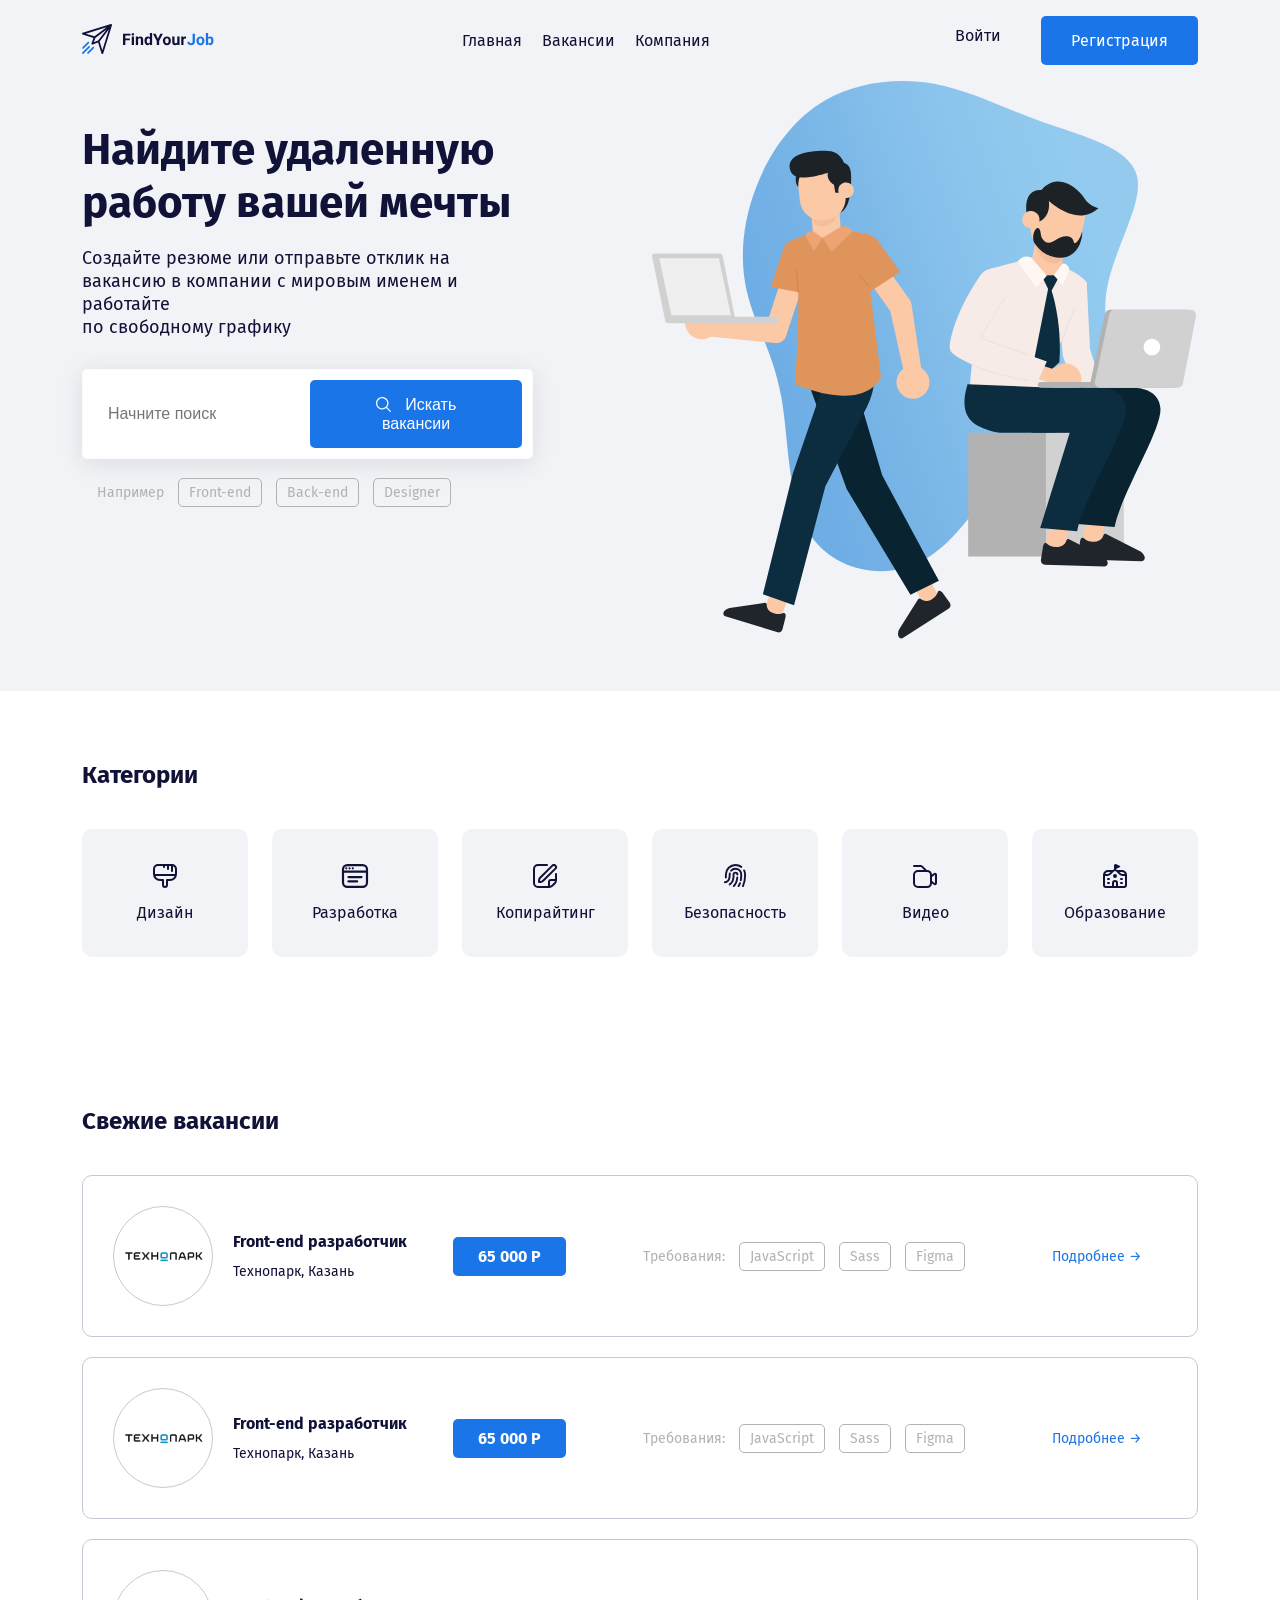
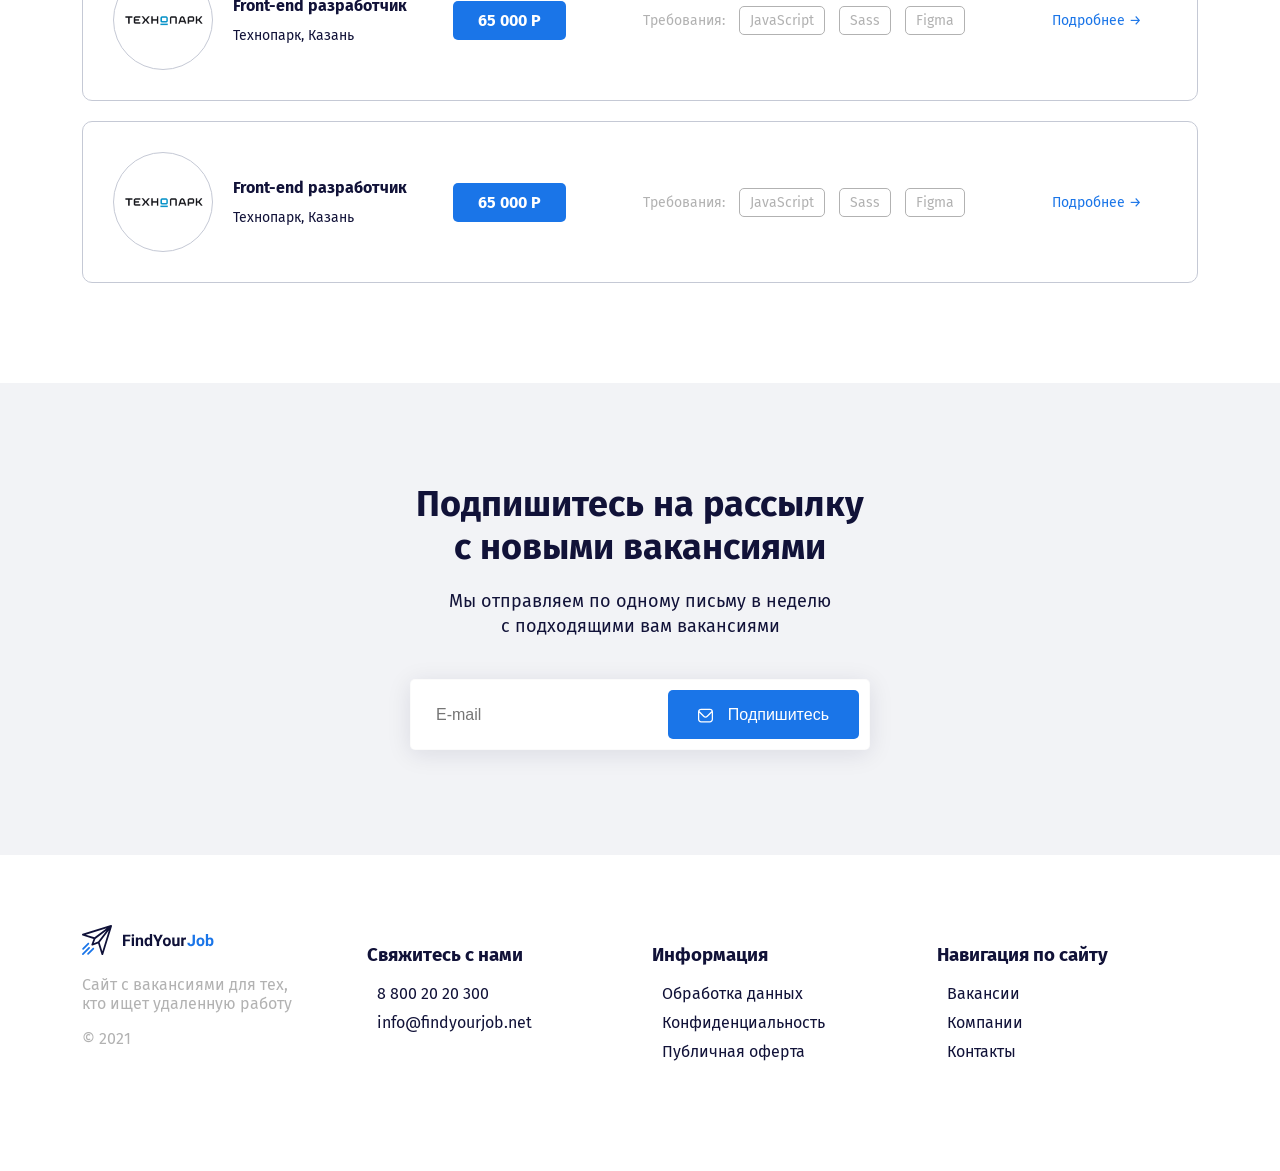
<file: index.html>
<!DOCTYPE html>
<html lang="ru">

<head>
	<meta charset="UTF-8">
	<meta http-equiv="X-UA-Compatible" content="IE=edge">
	<meta name="viewport" content="width=device-width, initial-scale=1.0">
	<title>FindYourJob-сайт про удаленную работу!</title>
	<link rel="stylesheet" href="css/style.css">
	<link rel="stylesheet" href="css/bootstrap-grid.min.css">
	<link rel="preconnect" href="https://fonts.gstatic.com">
	<link href="https://fonts.googleapis.com/css2?family=Fira+Sans:wght@400;700;900&display=swap" rel="stylesheet">
	<link rel="shortcut icon" href="img/photo.png" type="image/x-icon">
</head>


<body>
	<header class="header pb-5">
		<div class="container">
			<!--строка-->
			<div class="row align-items-center py-3">
				<div class="col">
					<a class="logo-link" href="#">
						<!--ссылка на логотип-->
						<img src="img/logo.svg" alt="logo">
					</a>
				</div>
				<!--навигация сайта(пункт меню) -->
				<div class="col">
					<nav class="nav">
						<ul class="menu d-flex">
							<li class="menu-item"><a href="#" class="menu-link">Главная </a></li>
							<li class="menu-item"><a href="#" class="menu-link">Вакансии</a></li>
							<li class="menu-item"><a href="#" class="menu-link">Компания</a></li>
						</ul>
					</nav>
				</div>
				<div class="col d-flex align-item-center justify-content-end ">
					<a class="button button-link" href="#">Войти</a>
					<a class="button button-primary" href="#">Регистрация</a>
				</div>
			</div>
			<!--строка-->
			<div class="row">
				<div class="col-5">
					<h1 class="hero-title">Найдите удаленную работу вашей мечты</h1>
					<p class="hero-text">Создайте резюме или отправьте отклик на вакансию
						<!--неразрывный пробел--> в&nbsp;компании с мировым именем и
						работайте<br>по свободному графику
					</p>
					<!--форма для поиска-->
					<form class="hero-form action" action="#">
						<div class="input-group d-flex">
							<input class="input" type="text" placeholder="Начните поиск">
							<!--кнопка-->
							<button class="button button-primary">
								<img class="button-icon" src="img/search.svg" alt="search">
								<span class="button-text">Искать вакансии</span>
							</button>
						</div>
					</form>
					<!-- тег группа -->
					<div class="tags-group">
						<span class="tegs-label">Например</span>
						<a class="tag" href="#">Front-end</a>
						<a class="tag" href="#">Back-end</a>
						<a class="tag" href="#">Designer</a>
					</div>
				</div>
				<!--картинка-->
				<div class="col-6 offset-1">
					<img class="hero-image" src="img/hero-image.svg" alt="peaple with laptops">
				</div>
			</div>
		</div>
	</header>
	<!--секция 1 (карточки)-->
	<section class="section">
		<div class="container">
			<h2 class="section-title">Категории</h2>
			<div class="row">
				<div class="col-2">
					<a href="#" class="card d-flex flex-column align-items-center">
						<svg height="24" class=" card-icon">
							<use href="img/icons.svg#brush"></use>
						</svg>
						<span class="card-text">Дизайн</span></a>
				</div>

				<div class="col-2">
					<a href="#" class="card d-flex flex-column align-items-center">
						<svg height="24" class="card-icon">
							<use href="img/icons.svg#browser"></use>
						</svg>
						<span class="card-text">Разработка</span></a>
				</div>

				<div class="col-2">
					<a href="#" class="card d-flex flex-column align-items-center">

						<svg height="24" class="card-icon">
							<use href="img/icons.svg#edit"></use>
						</svg>
						<span class=" card-text">Копирайтинг</span></a>
				</div>

				<div class="col-2">
					<a href="#" class="card d-flex flex-column align-items-center">
						<svg height="24" class="card-icon">
							<use href="img/icons.svg#fingerprint"></use>
						</svg>
						<span class="card-text">Безопасность</span></a>
				</div>

				<div class="col-2">
					<a href="#" class="card d-flex flex-column align-items-center">
						<svg height="24" class="card-icon">
							<use href="img/icons.svg#camera"></use>
						</svg><span class="card-text">Видео</span></a>
				</div>

				<div class="col-2">
					<a href="#" class="card d-flex flex-column align-items-center">
						<svg height="24" class="card-icon">
							<use href="img/icons.svg#vector"></use>
						</svg><span class="card-text">Образование</span></a>
				</div>
			</div>
		</div>
	</section>


	<!--секция 2 (вакансии)-->
	<section class="section offers">
		<div class="container">
			<h2 class="section-title">Свежие вакансии</h2>
			<div class="offer d-flex align-items-center">
				<!--выравнивание по Bootstrap-->
				<div class="offer-image"></div>
				<div class="offer-title">
					<h3 class="offer-heading">Front-end разработчик</h3>
					<span class="offer-place">Технопарк, Казань</span>
				</div>
				<span class="offer-salary">65 000 P</span>
				<div class="tags-group">
					<span class="tegs-label">Требования:</span>
					<a class="tag" href="#">JavaScript</a>
					<a class="tag" href="#">Sass</a>
					<a class="tag" href="#">Figma</a>
				</div>
				<a href="#" class="more">Подробнее →</a>
			</div>
			<div class="offer d-flex align-items-center">
				<!--выравнивание по Bootstrap-->
				<div class="offer-image"></div>
				<div class="offer-title">
					<h3 class="offer-heading">Front-end разработчик</h3>
					<span class="offer-place">Технопарк, Казань</span>
				</div>
				<span class="offer-salary">65 000 P</span>
				<div class="tags-group">
					<span class="tegs-label">Требования:</span>
					<a class="tag" href="#">JavaScript</a>
					<a class="tag" href="#">Sass</a>
					<a class="tag" href="#">Figma</a>
				</div>
				<a href="#" class="more">Подробнее →</a>
			</div>
			<div class="offer d-flex align-items-center">
				<!--выравнивание по Bootstrap-->
				<div class="offer-image"></div>
				<div class="offer-title">
					<h3 class="offer-heading">Front-end разработчик</h3>
					<span class="offer-place">Технопарк, Казань</span>
				</div>
				<span class="offer-salary">65 000 P</span>
				<div class="tags-group">
					<span class="tegs-label">Требования:</span>
					<a class="tag" href="#">JavaScript</a>
					<a class="tag" href="#">Sass</a>
					<a class="tag" href="#">Figma</a>
				</div>
				<a href="#" class="more">Подробнее →</a>
			</div>
			<div class="offer d-flex align-items-center">
				<!--выравнивание по Bootstrap-->
				<div class="offer-image"></div>
				<div class="offer-title">
					<h3 class="offer-heading">Front-end разработчик</h3>
					<span class="offer-place">Технопарк, Казань</span>
				</div>
				<span class="offer-salary">65 000 P</span>
				<div class="tags-group">
					<span class="tegs-label">Требования:</span>
					<a class="tag" href="#">JavaScript</a>
					<a class="tag" href="#">Sass</a>
					<a class="tag" href="#">Figma</a>
				</div>
				<a href="#" class="more">Подробнее →</a>
			</div>
		</div>
	</section>


	<!--секция 3 (подпись на рассылку "форма")-->
	<section class="section subscribe">
		<div class="container">
			<form class="subscribe-form ">
				<h2 class="subscribe-title">Подпишитесь на рассылку с новыми вакансиями</h2>
				<p class="subscribe-subtitle">Мы отправляем по одному письму в неделю <br> c подходящими вам вакансиями</p>
				<div class="input-group d-flex">
					<input class="input" type="text" placeholder="E-mail">
					<!--кнопка-->
					<button class="button button-primary">
						<img class="button-icon" src="img/mail.svg" alt="mail">
						<span class="button-text">Подпишитесь</span>
					</button>
				</div>
			</form>
		</div>
	</section>


	<!--подвал-->
	<footer class="footer">
	<div class="container">
<div class="row">
	<div class="col-3">
	<img src="img/logo.svg" alt="icon" class="footer-logo">
	<p class="footer-text">Сайт с вакансиями для тех,<br> кто ищет удаленную работу</p>
	<span class="footer-copyright">© 2021</span>
	</div>
	<div class="col-3">
		<h3 class="foofter-title">Свяжитесь с нами</h3>
		<ul class="footer-list">
			<li class="footer-list-item"><a href="tel:8 800 20 20 300" class="footer-list-link">8 800 20 20 300</a>
			</li>
			<li class="footer-list-item"><a href="mailto:info@findyourjob.net" class="footer-list-link">info@findyourjob.net</a>
			</li>
		</ul>
	</div>
	<div class="col-3">
		<h3 class="foofter-title">Информация</h3>
		<ul class="footer-list">
			<li class="footer-list-item"><a href="#" class="footer-list-link">Обработка данных</a>
			</li>
			<li class="footer-list-item"><a href="#" class="footer-list-link">Конфиденциальность</a>
			</li>
			<li class="footer-list-item"><a href="#" class="footer-list-link">Публичная оферта</a>
			</li>
		</ul>
	</div>
	<div class="col-3">
		<h3 class="foofter-title">Навигация по сайту</h3>
		<ul class="footer-list">
			<li class="footer-list-item"><a href="#" class="footer-list-link">Вакансии</a>
			</li>
			<li class="footer-list-item"><a href="#" class="footer-list-link">Компании</a>
			</li>
			<li class="footer-list-item"><a href="#" class="footer-list-link">Контакты</a>
			</li>
		</ul>
	</div>
</div>
	</div>
</footer>

</body>

</html>
</file>
<file: css/style.css>
*,
*::before,
*::after {
	box-sizing: border-box;
	/*размер коробки: рамка-коробка*/
}

body {
	font-family: 'Fira Sans', sans-serif;
	font-size: 16px;
	color: #111238;
	margin: 0;
}

.header {
	background: #f2f3f6;
}

.menu {
	list-style: none;
	padding: 0;
	margin: 0;
}

.menu-item:not(:last-child) {
	margin-right: 20px;
}

.menu-link {
	color: #111238;
	text-decoration: none;
}

.button {
	text-decoration: none;
	display: inline-block;
	border: none;
	/*убрать обводку кнопки*/
	font-size: 16px;
}

.button-link {
	color: #111238;
	padding: 10px;
	margin-right: 30px;
}

.button-primary {
	background: #1A75E8;
	color: #fff;
	border-radius: 5px;
	padding: 15px 30px;
}

.button-icon {
	vertical-align: middle;
	margin-right: 10px;
}

.button-text {
	vertical-align: middle;
}

.hero-title {
	font-size: 44px;
	line-height: 53px;
	margin-bottom: 15px;
	margin-top: 42px;
}

.hero-text {
	font-size: 18px;
	line-height: 23px;
	margin-bottom: 30px;

}

.input-group {
	background-color: #fff;
	border: 1px solid rgba(209, 209, 209, 0.1);
	border-radius: 5px;
	box-shadow: 0px 4px 25px rgba(15, 17, 56, 0.1);
	padding: 10px;
	margin-bottom: 25px;
}

.input {
	background-color: #fff;
	border: none;
	flex-grow: 1;
	font-size: 16px;
	line-height: 19px;
	padding-left: 15px;
}

.input:focus {
	outline: 1px dotted #555;
	/*обводка */
}

.tags-group {
	padding-left: 15px;
	color: #B2B2B2;
	font-size: 14px;
	line-height: 17px;
}

.tag {
	color: #B2B2B2;
	text-decoration: none;
	padding: 5px 10px;
	margin-left: 10px;
	border: 1px solid #B2B2B2;
	border-radius: 5px;
}

.section {
	padding-top: 70px;
	padding-bottom: 80px;
}

.section-title {
	margin-bottom: 40px;
	margin-top: 0;
}

.card {
	text-decoration: none;
	color: #111238;
	background: #F2F3F6;
	border-radius: 10px;
	padding: 35px;
	transition: background 0.5s, color 0.5s;
}

.card:hover {
	background: #1a75e8;
	color: #fff;
}

.card:hover .card-icon {
	fill: #fff
}

.card-icon {
	fill: #111238;
	margin-bottom: 15px;
	transition: fill 0.5s;
}

.offer {
	border: 1px solid #C5C9D5;
	box-sizing: border-box;
	border-radius: 10px;
	padding: 30px;
	margin-bottom: 20px;
}

.offer-image {
	width: 100px;
	height: 100px;
	border: 1px solid #C5C9D5;
	box-sizing: border-box;
	border-radius: 50px;
	background: #fff url(../img/технопарк.png) no-repeat center / contain;
}

.offer-title {
	margin-left: 20px;

}

.offer-heading {
	font-size: 16px;
	line-height: 19px;
	margin-bottom: 10px;
	margin-top: 0;
}

.offer-place {
	font-size: 14px;
	line-height: 17px;
}

.offer-salary {
	margin-left: 46px;
	margin-right: 62px;
	font-weight: bold;
	font-size: 16px;
	line-height: 19px;
	color: #fff;
	background: #1A75E8;
	padding: 10px 25px;
	border-radius: 5px;
}

.more {
	font-size: 14px;
	line-height: 17px;
	color: #1A75E8;
	text-decoration: none;
	margin-left: auto;
	margin-right: 25px;
}

.subscribe {
	background: #F2F3F6;
}

.subscribe-form {
	max-width: 460px;
	margin: auto;
	text-align: center;
}

.subscribe-title {
	font-size: 36px;
	line-height: 43px;
	margin-bottom: 20px;
}

.subscribe-subtitle {
	font-size: 18px;
	line-height: 140%;
	margin-bottom: 40px;
}

.footer {
	padding-top: 70px;
	padding-bottom: 100px;
}

.footer-text {
	color: #B2B2B2;
}

.footer-copyright {
	color: #B2B2B2;
}

.footer-title {
	margin-top: 0;
	margin-bottom: 15px;
	font-weight: bold;
	font-size: 16px;
	line-height: 19px;
}

.footer-list {
	padding: 0;
	margin: 0;
	list-style: none;
}

.footer-list-link {
	display: block;
	margin: 10px;
	font-size: 16px;
	line-height: 19px;
	color: #111238;
	text-decoration: none;
}
</file>
